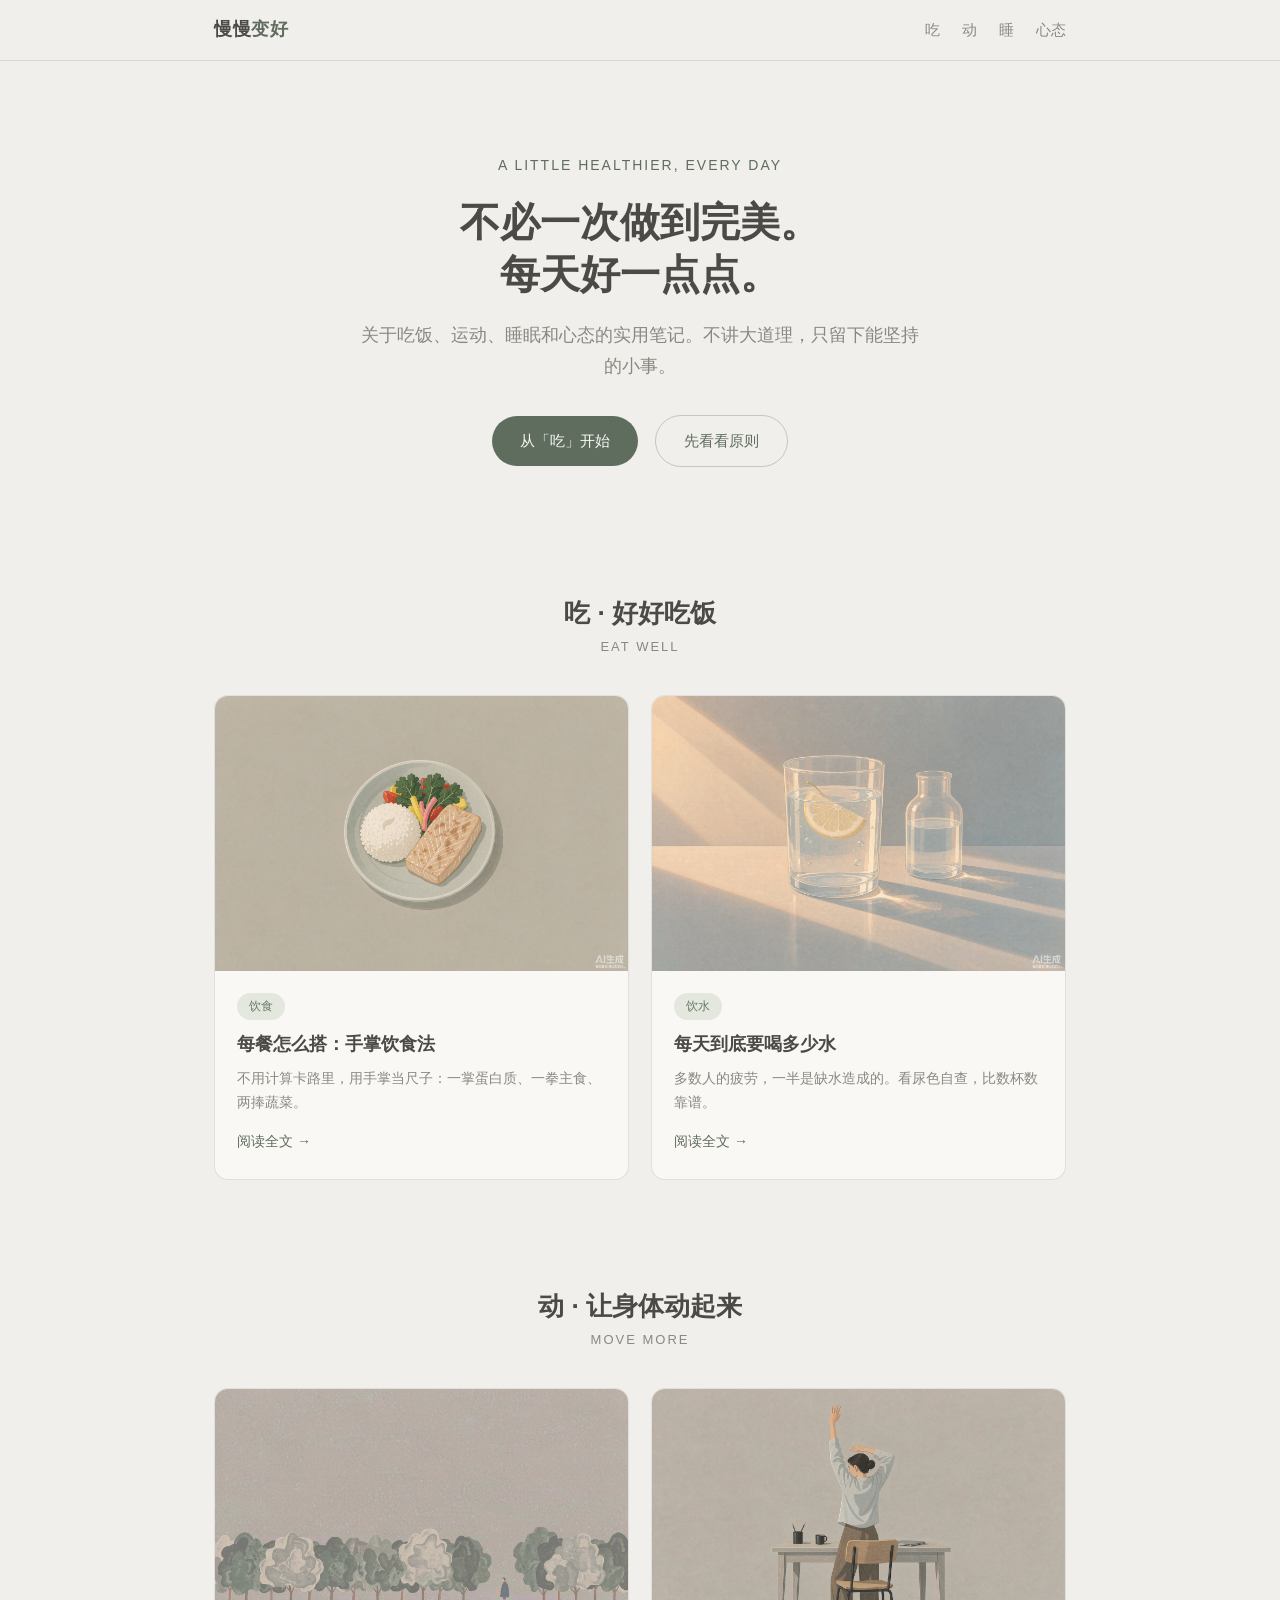
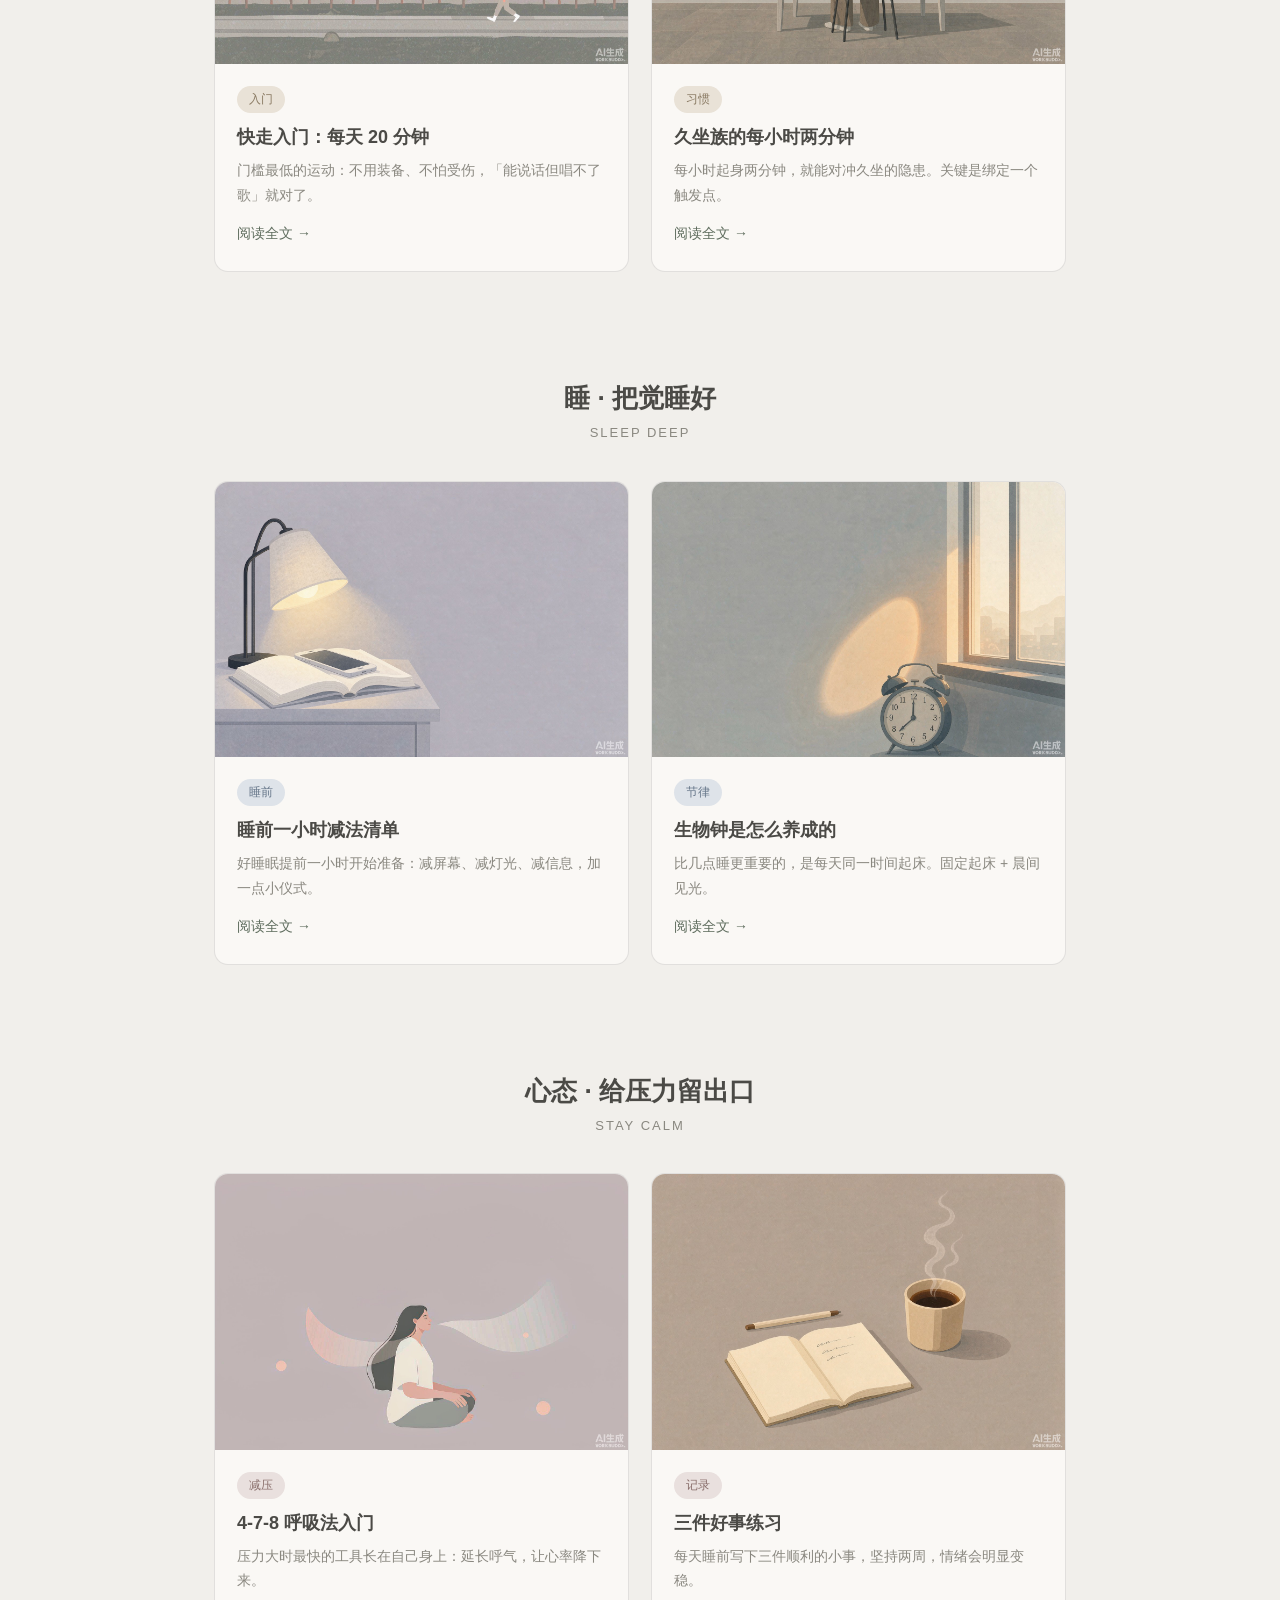
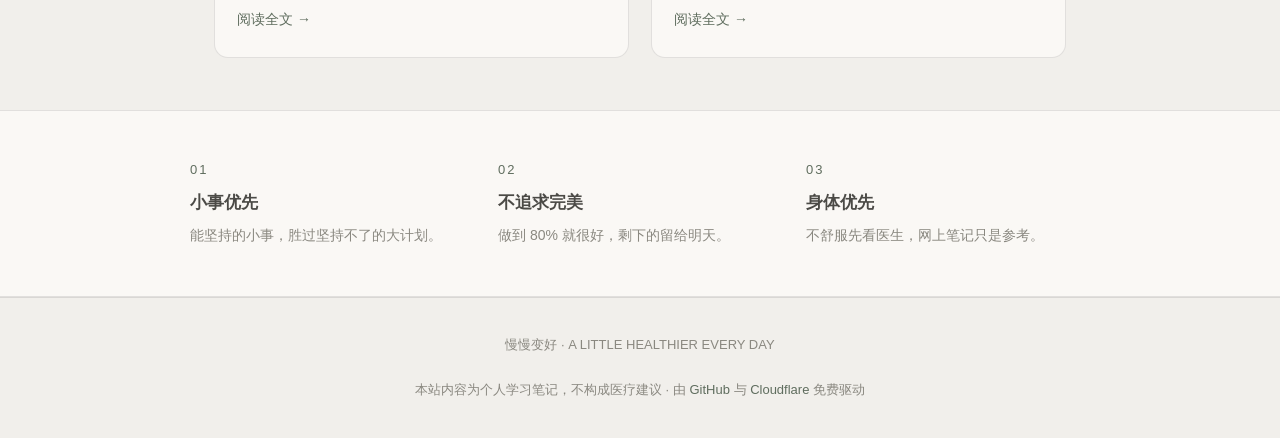
<file: index.html>
<!DOCTYPE html>
<html lang="zh-CN">
<head>
<meta charset="UTF-8">
<meta name="viewport" content="width=device-width, initial-scale=1.0">
<title>慢慢变好 · 健康生活知识库</title>
<meta name="description" content="关于吃、动、睡与心态的健康生活知识库。不必一次做到完美，每天一点点。">
<link rel="stylesheet" href="style.css">
</head>
<body>

<header class="site">
  <div class="wrap nav">
    <a class="logo" href="index.html">慢慢<span>变好</span></a>
    <nav class="nav-links">
      <a href="#eat">吃</a>
      <a href="#move">动</a>
      <a href="#sleep">睡</a>
      <a href="#mind">心态</a>
    </nav>
  </div>
</header>

<main>
  <div class="wrap hero">
    <div class="kicker">A LITTLE HEALTHIER, EVERY DAY</div>
    <h1>不必一次做到完美。<br>每天好一点点。</h1>
    <p>关于吃饭、运动、睡眠和心态的实用笔记。不讲大道理，只留下能坚持的小事。</p>
    <a class="btn" href="#eat">从「吃」开始</a>
    <a class="btn ghost" href="#principles">先看看原则</a>
  </div>

  <section class="block" id="eat">
    <div class="wrap">
      <div class="section-title">
        <h2>吃 · 好好吃饭</h2>
        <div class="en">EAT WELL</div>
      </div>
      <div class="cards">
        <div class="card">
          <a class="cover" href="eat-plate.html"><img src="cover-eat-plate.jpg" alt="手掌饮食法封面图"></a>
          <div class="body">
            <span class="tag t-eat">饮食</span>
            <h3>每餐怎么搭：手掌饮食法</h3>
            <p>不用计算卡路里，用手掌当尺子：一掌蛋白质、一拳主食、两捧蔬菜。</p>
            <a class="readmore" href="eat-plate.html">阅读全文 →</a>
          </div>
        </div>
        <div class="card">
          <a class="cover" href="eat-water.html"><img src="cover-eat-water.jpg" alt="喝水指南封面图"></a>
          <div class="body">
            <span class="tag t-eat">饮水</span>
            <h3>每天到底要喝多少水</h3>
            <p>多数人的疲劳，一半是缺水造成的。看尿色自查，比数杯数靠谱。</p>
            <a class="readmore" href="eat-water.html">阅读全文 →</a>
          </div>
        </div>
      </div>
    </div>
  </section>

  <section class="block" id="move">
    <div class="wrap">
      <div class="section-title">
        <h2>动 · 让身体动起来</h2>
        <div class="en">MOVE MORE</div>
      </div>
      <div class="cards">
        <div class="card">
          <a class="cover" href="move-walking.html"><img src="cover-move-walking.jpg" alt="快走入门封面图"></a>
          <div class="body">
            <span class="tag t-move">入门</span>
            <h3>快走入门：每天 20 分钟</h3>
            <p>门槛最低的运动：不用装备、不怕受伤，「能说话但唱不了歌」就对了。</p>
            <a class="readmore" href="move-walking.html">阅读全文 →</a>
          </div>
        </div>
        <div class="card">
          <a class="cover" href="move-breaks.html"><img src="cover-move-breaks.jpg" alt="久坐起身封面图"></a>
          <div class="body">
            <span class="tag t-move">习惯</span>
            <h3>久坐族的每小时两分钟</h3>
            <p>每小时起身两分钟，就能对冲久坐的隐患。关键是绑定一个触发点。</p>
            <a class="readmore" href="move-breaks.html">阅读全文 →</a>
          </div>
        </div>
      </div>
    </div>
  </section>

  <section class="block" id="sleep">
    <div class="wrap">
      <div class="section-title">
        <h2>睡 · 把觉睡好</h2>
        <div class="en">SLEEP DEEP</div>
      </div>
      <div class="cards">
        <div class="card">
          <a class="cover" href="sleep-routine.html"><img src="cover-sleep-routine.jpg" alt="睡前清单封面图"></a>
          <div class="body">
            <span class="tag t-sleep">睡前</span>
            <h3>睡前一小时减法清单</h3>
            <p>好睡眠提前一小时开始准备：减屏幕、减灯光、减信息，加一点小仪式。</p>
            <a class="readmore" href="sleep-routine.html">阅读全文 →</a>
          </div>
        </div>
        <div class="card">
          <a class="cover" href="sleep-rhythm.html"><img src="cover-sleep-rhythm.jpg" alt="生物钟封面图"></a>
          <div class="body">
            <span class="tag t-sleep">节律</span>
            <h3>生物钟是怎么养成的</h3>
            <p>比几点睡更重要的，是每天同一时间起床。固定起床 + 晨间见光。</p>
            <a class="readmore" href="sleep-rhythm.html">阅读全文 →</a>
          </div>
        </div>
      </div>
    </div>
  </section>

  <section class="block" id="mind">
    <div class="wrap">
      <div class="section-title">
        <h2>心态 · 给压力留出口</h2>
        <div class="en">STAY CALM</div>
      </div>
      <div class="cards">
        <div class="card">
          <a class="cover" href="mind-breathing.html"><img src="cover-mind-breathing.jpg" alt="呼吸练习封面图"></a>
          <div class="body">
            <span class="tag t-mind">减压</span>
            <h3>4-7-8 呼吸法入门</h3>
            <p>压力大时最快的工具长在自己身上：延长呼气，让心率降下来。</p>
            <a class="readmore" href="mind-breathing.html">阅读全文 →</a>
          </div>
        </div>
        <div class="card">
          <a class="cover" href="mind-journal.html"><img src="cover-mind-journal.jpg" alt="三件好事封面图"></a>
          <div class="body">
            <span class="tag t-mind">记录</span>
            <h3>三件好事练习</h3>
            <p>每天睡前写下三件顺利的小事，坚持两周，情绪会明显变稳。</p>
            <a class="readmore" href="mind-journal.html">阅读全文 →</a>
          </div>
        </div>
      </div>
    </div>
  </section>

  <section class="principles" id="principles">
    <div class="wrap grid">
      <div>
        <div class="num">01</div>
        <h3>小事优先</h3>
        <p>能坚持的小事，胜过坚持不了的大计划。</p>
      </div>
      <div>
        <div class="num">02</div>
        <h3>不追求完美</h3>
        <p>做到 80% 就很好，剩下的留给明天。</p>
      </div>
      <div>
        <div class="num">03</div>
        <h3>身体优先</h3>
        <p>不舒服先看医生，网上笔记只是参考。</p>
      </div>
    </div>
  </section>
</main>

<footer class="site">
  <div class="wrap">
    慢慢变好 · A LITTLE HEALTHIER EVERY DAY<br><br>
    本站内容为个人学习笔记，不构成医疗建议 · 由 <a href="https://github.com/" target="_blank">GitHub</a> 与 <a href="https://www.cloudflare.com/" target="_blank">Cloudflare</a> 免费驱动
  </div>
</footer>

</body>
</html>
</file>
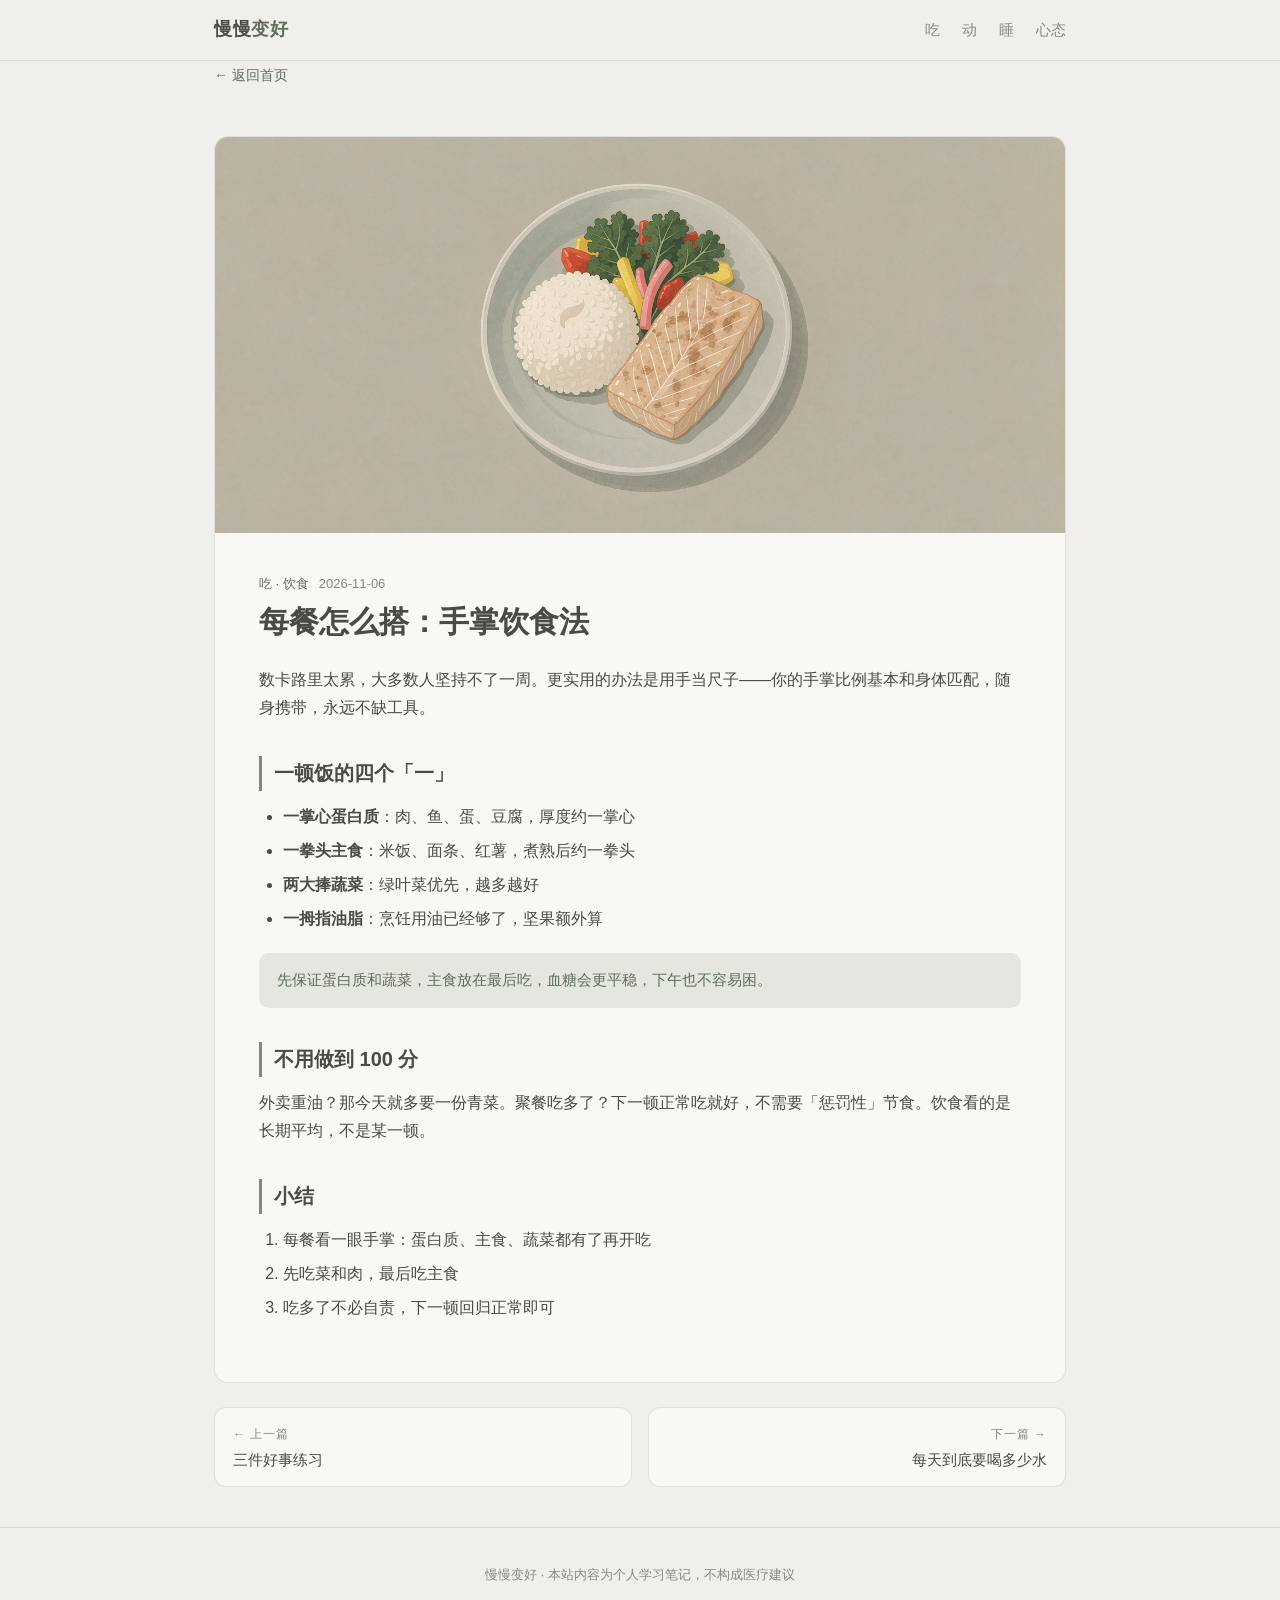
<file: eat-plate.html>
<!DOCTYPE html>
<html lang="zh-CN">
<head>
<meta charset="UTF-8">
<meta name="viewport" content="width=device-width, initial-scale=1.0">
<title>每餐怎么搭：手掌饮食法 · 慢慢变好</title>
<link rel="stylesheet" href="style.css">
</head>
<body>
<header class="site">
  <div class="wrap nav">
    <a class="logo" href="index.html">慢慢<span>变好</span></a>
    <nav class="nav-links">
      <a href="index.html#eat">吃</a>
      <a href="index.html#move">动</a>
      <a href="index.html#sleep">睡</a>
      <a href="index.html#mind">心态</a>
    </nav>
  </div>
</header>
<main class="wrap">
  <a class="back" href="index.html#eat">← 返回首页</a>
  <article class="article">
    <img class="cover" src="cover-eat-plate.jpg" alt="手掌饮食法封面图">
    <div class="inner">
    <div class="meta"><span class="cat">吃 · 饮食</span>2026-11-06</div>
    <h1>每餐怎么搭：手掌饮食法</h1>
    <p>数卡路里太累，大多数人坚持不了一周。更实用的办法是用手当尺子——你的手掌比例基本和身体匹配，随身携带，永远不缺工具。</p>
    <h2>一顿饭的四个「一」</h2>
    <ul>
      <li><strong>一掌心蛋白质</strong>：肉、鱼、蛋、豆腐，厚度约一掌心</li>
      <li><strong>一拳头主食</strong>：米饭、面条、红薯，煮熟后约一拳头</li>
      <li><strong>两大捧蔬菜</strong>：绿叶菜优先，越多越好</li>
      <li><strong>一拇指油脂</strong>：烹饪用油已经够了，坚果额外算</li>
    </ul>
    <blockquote>先保证蛋白质和蔬菜，主食放在最后吃，血糖会更平稳，下午也不容易困。</blockquote>
    <h2>不用做到 100 分</h2>
    <p>外卖重油？那今天就多要一份青菜。聚餐吃多了？下一顿正常吃就好，不需要「惩罚性」节食。饮食看的是长期平均，不是某一顿。</p>
    <h2>小结</h2>
    <ol>
      <li>每餐看一眼手掌：蛋白质、主食、蔬菜都有了再开吃</li>
      <li>先吃菜和肉，最后吃主食</li>
      <li>吃多了不必自责，下一顿回归正常即可</li>
    </ol>
  </div>
  </article>

  <nav class="pager">
    <a href="mind-journal.html"><span class="dir">← 上一篇</span><span class="ptitle">三件好事练习</span></a>
    <a class="next" href="eat-water.html"><span class="dir">下一篇 →</span><span class="ptitle">每天到底要喝多少水</span></a>
  </nav>
</main>
<footer class="site">
  <div class="wrap">慢慢变好 · 本站内容为个人学习笔记，不构成医疗建议</div>
</footer>

<div class="progress" id="progress"></div>
<script>
window.addEventListener("scroll", function() {
  var h = document.documentElement;
  var max = h.scrollHeight - h.clientHeight;
  var p = max > 0 ? (h.scrollTop / max) * 100 : 0;
  document.getElementById("progress").style.width = p + "%";
});
</script>
</body>
</html>
</file>
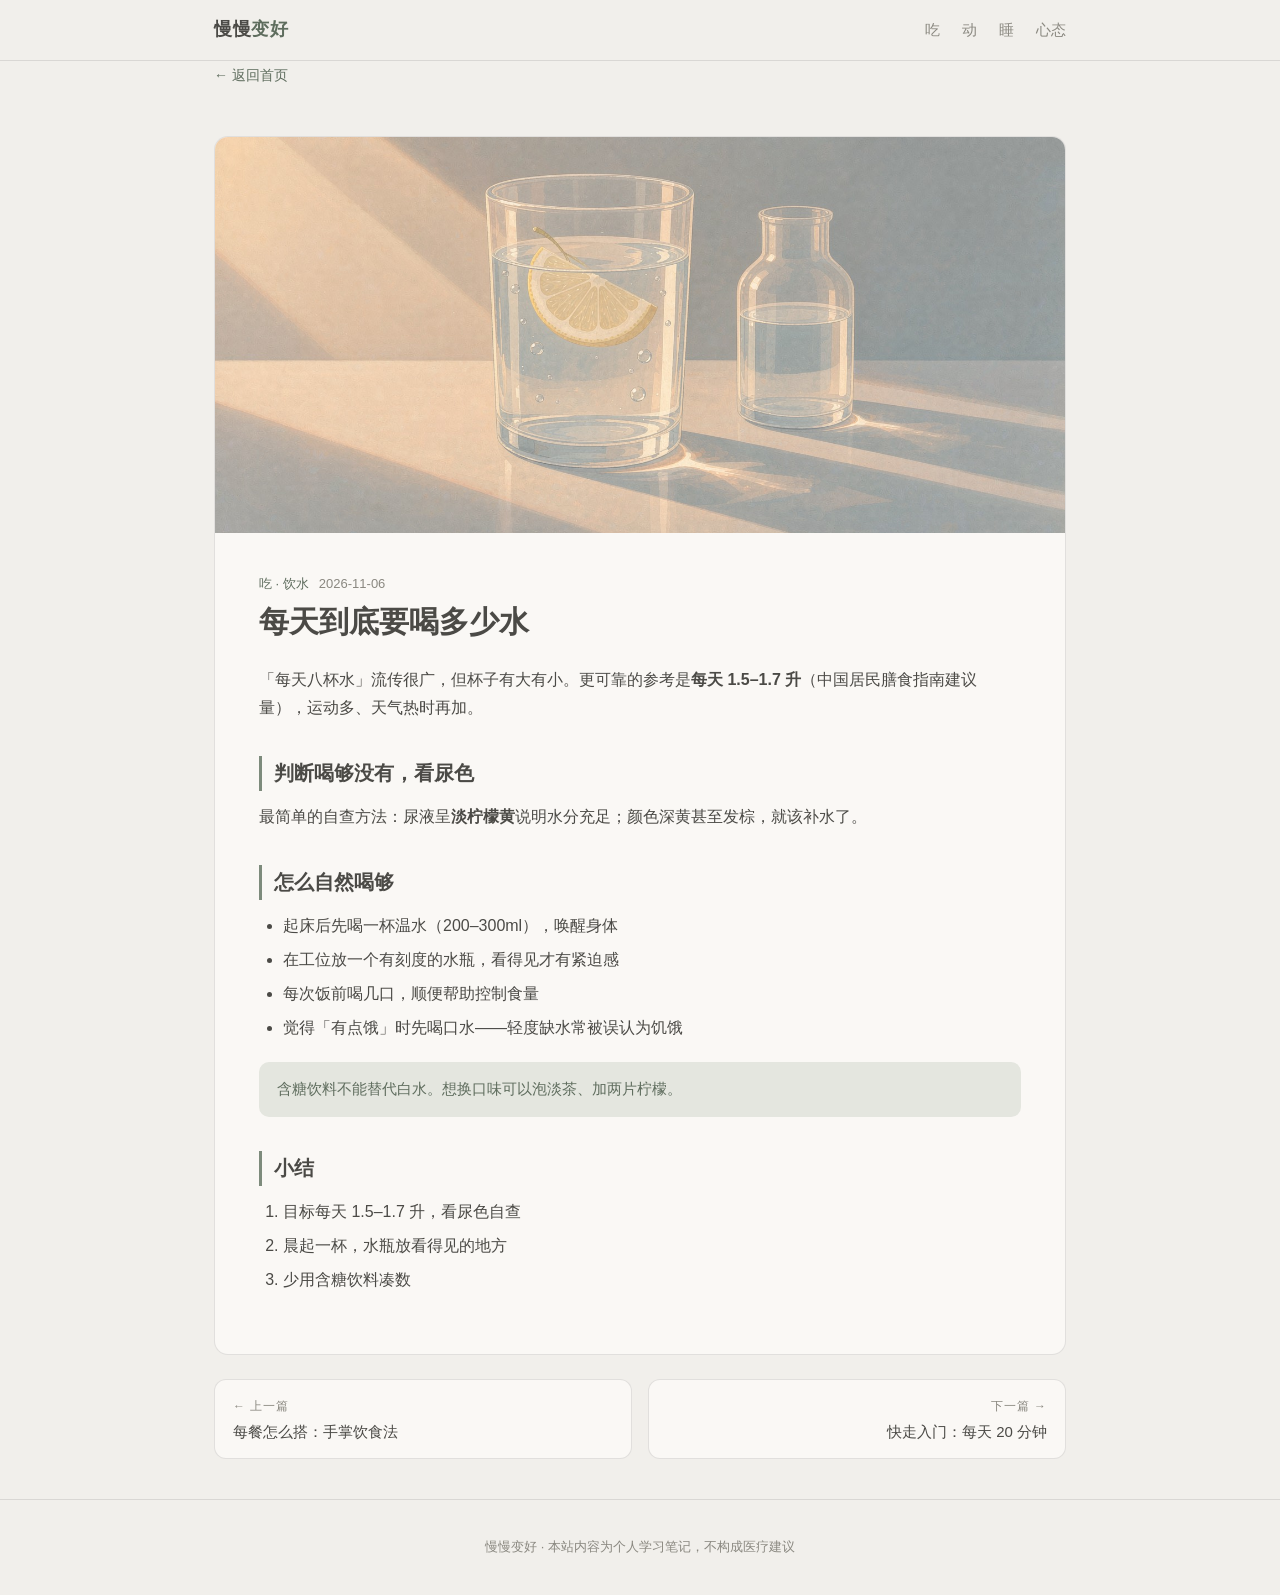
<file: eat-water.html>
<!DOCTYPE html>
<html lang="zh-CN">
<head>
<meta charset="UTF-8">
<meta name="viewport" content="width=device-width, initial-scale=1.0">
<title>每天到底要喝多少水 · 慢慢变好</title>
<link rel="stylesheet" href="style.css">
</head>
<body>
<header class="site">
  <div class="wrap nav">
    <a class="logo" href="index.html">慢慢<span>变好</span></a>
    <nav class="nav-links">
      <a href="index.html#eat">吃</a>
      <a href="index.html#move">动</a>
      <a href="index.html#sleep">睡</a>
      <a href="index.html#mind">心态</a>
    </nav>
  </div>
</header>
<main class="wrap">
  <a class="back" href="index.html#eat">← 返回首页</a>
  <article class="article">
    <img class="cover" src="cover-eat-water.jpg" alt="喝水指南封面图">
    <div class="inner">
    <div class="meta"><span class="cat">吃 · 饮水</span>2026-11-06</div>
    <h1>每天到底要喝多少水</h1>
    <p>「每天八杯水」流传很广，但杯子有大有小。更可靠的参考是<strong>每天 1.5–1.7 升</strong>（中国居民膳食指南建议量），运动多、天气热时再加。</p>
    <h2>判断喝够没有，看尿色</h2>
    <p>最简单的自查方法：尿液呈<strong>淡柠檬黄</strong>说明水分充足；颜色深黄甚至发棕，就该补水了。</p>
    <h2>怎么自然喝够</h2>
    <ul>
      <li>起床后先喝一杯温水（200–300ml），唤醒身体</li>
      <li>在工位放一个有刻度的水瓶，看得见才有紧迫感</li>
      <li>每次饭前喝几口，顺便帮助控制食量</li>
      <li>觉得「有点饿」时先喝口水——轻度缺水常被误认为饥饿</li>
    </ul>
    <blockquote>含糖饮料不能替代白水。想换口味可以泡淡茶、加两片柠檬。</blockquote>
    <h2>小结</h2>
    <ol>
      <li>目标每天 1.5–1.7 升，看尿色自查</li>
      <li>晨起一杯，水瓶放看得见的地方</li>
      <li>少用含糖饮料凑数</li>
    </ol>
  </div>
  </article>

  <nav class="pager">
    <a href="eat-plate.html"><span class="dir">← 上一篇</span><span class="ptitle">每餐怎么搭：手掌饮食法</span></a>
    <a class="next" href="move-walking.html"><span class="dir">下一篇 →</span><span class="ptitle">快走入门：每天 20 分钟</span></a>
  </nav>
</main>
<footer class="site">
  <div class="wrap">慢慢变好 · 本站内容为个人学习笔记，不构成医疗建议</div>
</footer>

<div class="progress" id="progress"></div>
<script>
window.addEventListener("scroll", function() {
  var h = document.documentElement;
  var max = h.scrollHeight - h.clientHeight;
  var p = max > 0 ? (h.scrollTop / max) * 100 : 0;
  document.getElementById("progress").style.width = p + "%";
});
</script>
</body>
</html>
</file>
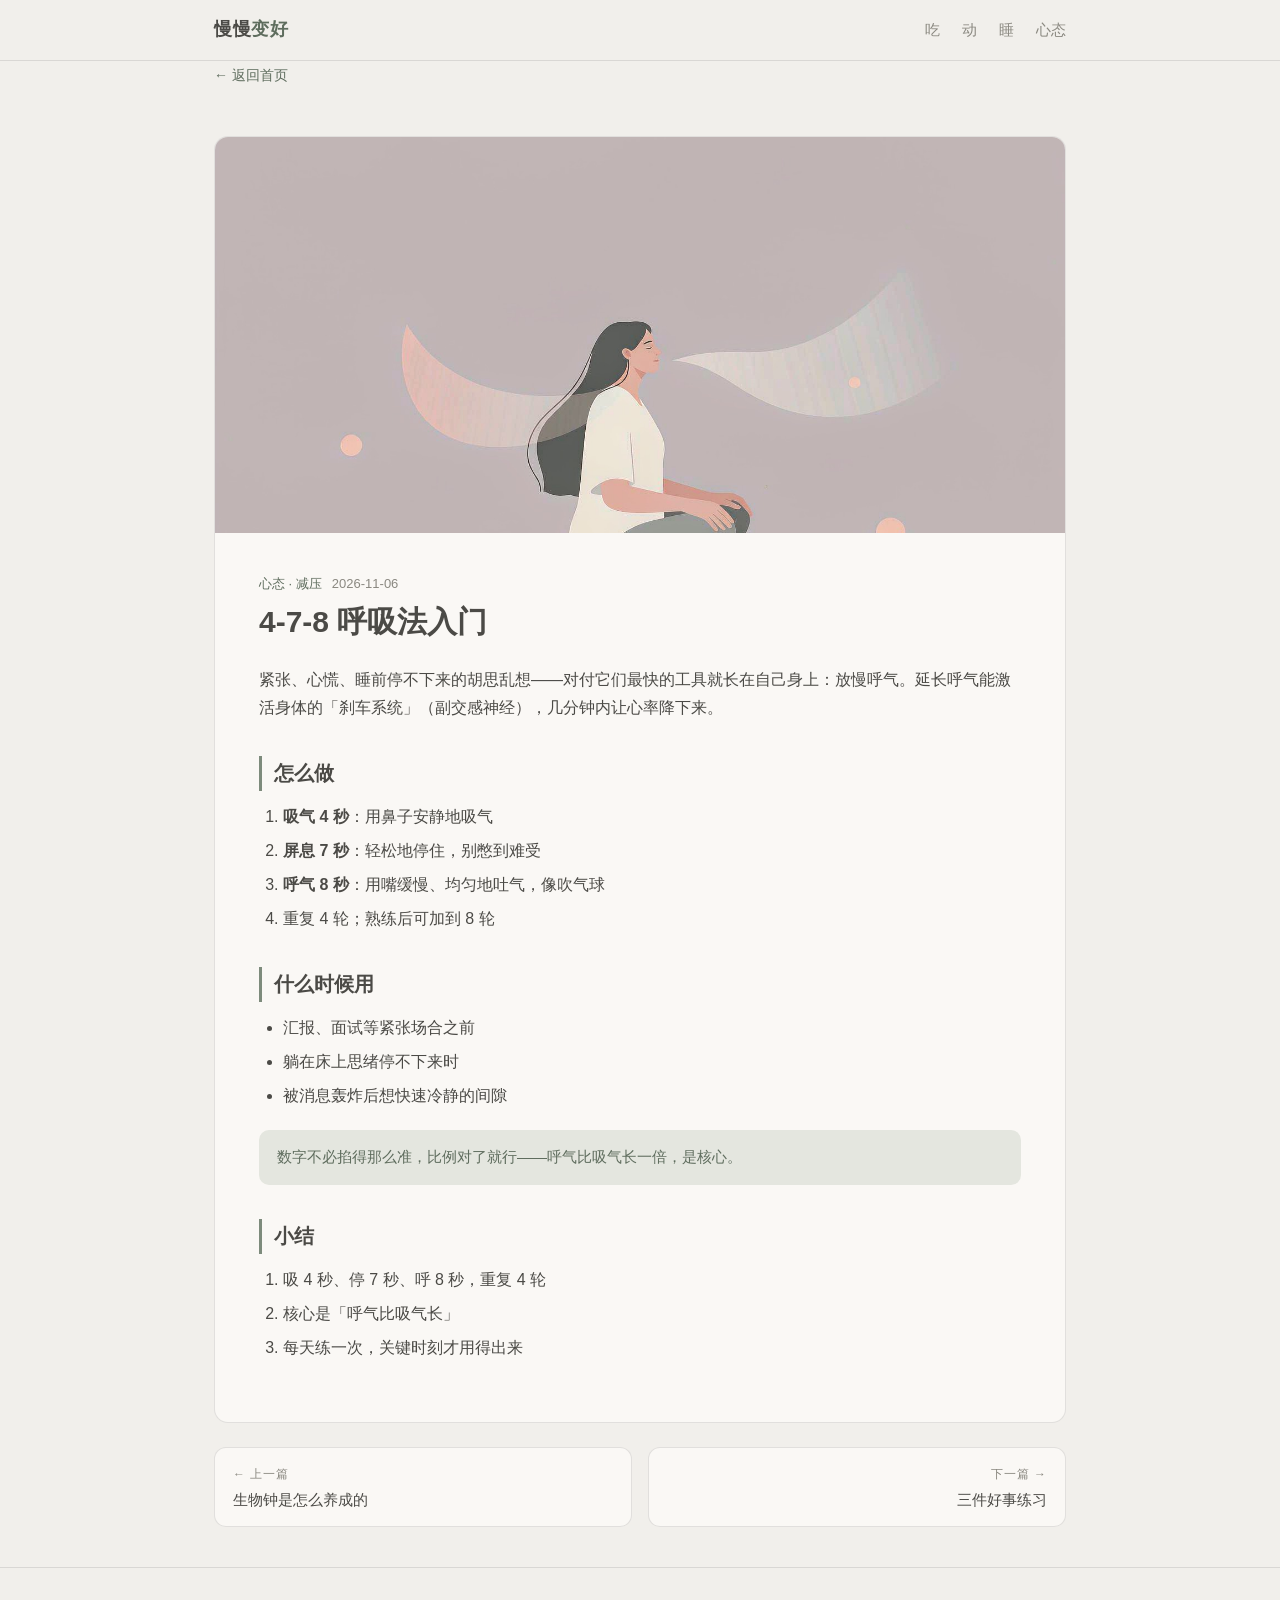
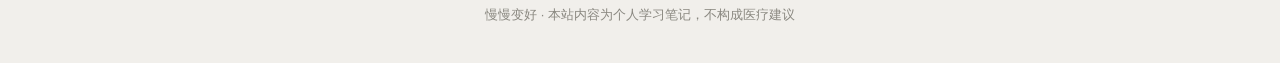
<file: mind-breathing.html>
<!DOCTYPE html>
<html lang="zh-CN">
<head>
<meta charset="UTF-8">
<meta name="viewport" content="width=device-width, initial-scale=1.0">
<title>4-7-8 呼吸法入门 · 慢慢变好</title>
<link rel="stylesheet" href="style.css">
</head>
<body>
<header class="site">
  <div class="wrap nav">
    <a class="logo" href="index.html">慢慢<span>变好</span></a>
    <nav class="nav-links">
      <a href="index.html#eat">吃</a>
      <a href="index.html#move">动</a>
      <a href="index.html#sleep">睡</a>
      <a href="index.html#mind">心态</a>
    </nav>
  </div>
</header>
<main class="wrap">
  <a class="back" href="index.html#mind">← 返回首页</a>
  <article class="article">
    <img class="cover" src="cover-mind-breathing.jpg" alt="呼吸练习封面图">
    <div class="inner">
    <div class="meta"><span class="cat">心态 · 减压</span>2026-11-06</div>
    <h1>4-7-8 呼吸法入门</h1>
    <p>紧张、心慌、睡前停不下来的胡思乱想——对付它们最快的工具就长在自己身上：放慢呼气。延长呼气能激活身体的「刹车系统」（副交感神经），几分钟内让心率降下来。</p>
    <h2>怎么做</h2>
    <ol>
      <li><strong>吸气 4 秒</strong>：用鼻子安静地吸气</li>
      <li><strong>屏息 7 秒</strong>：轻松地停住，别憋到难受</li>
      <li><strong>呼气 8 秒</strong>：用嘴缓慢、均匀地吐气，像吹气球</li>
      <li>重复 4 轮；熟练后可加到 8 轮</li>
    </ol>
    <h2>什么时候用</h2>
    <ul>
      <li>汇报、面试等紧张场合之前</li>
      <li>躺在床上思绪停不下来时</li>
      <li>被消息轰炸后想快速冷静的间隙</li>
    </ul>
    <blockquote>数字不必掐得那么准，比例对了就行——呼气比吸气长一倍，是核心。</blockquote>
    <h2>小结</h2>
    <ol>
      <li>吸 4 秒、停 7 秒、呼 8 秒，重复 4 轮</li>
      <li>核心是「呼气比吸气长」</li>
      <li>每天练一次，关键时刻才用得出来</li>
    </ol>
  </div>
  </article>

  <nav class="pager">
    <a href="sleep-rhythm.html"><span class="dir">← 上一篇</span><span class="ptitle">生物钟是怎么养成的</span></a>
    <a class="next" href="mind-journal.html"><span class="dir">下一篇 →</span><span class="ptitle">三件好事练习</span></a>
  </nav>
</main>
<footer class="site">
  <div class="wrap">慢慢变好 · 本站内容为个人学习笔记，不构成医疗建议</div>
</footer>

<div class="progress" id="progress"></div>
<script>
window.addEventListener("scroll", function() {
  var h = document.documentElement;
  var max = h.scrollHeight - h.clientHeight;
  var p = max > 0 ? (h.scrollTop / max) * 100 : 0;
  document.getElementById("progress").style.width = p + "%";
});
</script>
</body>
</html>
</file>
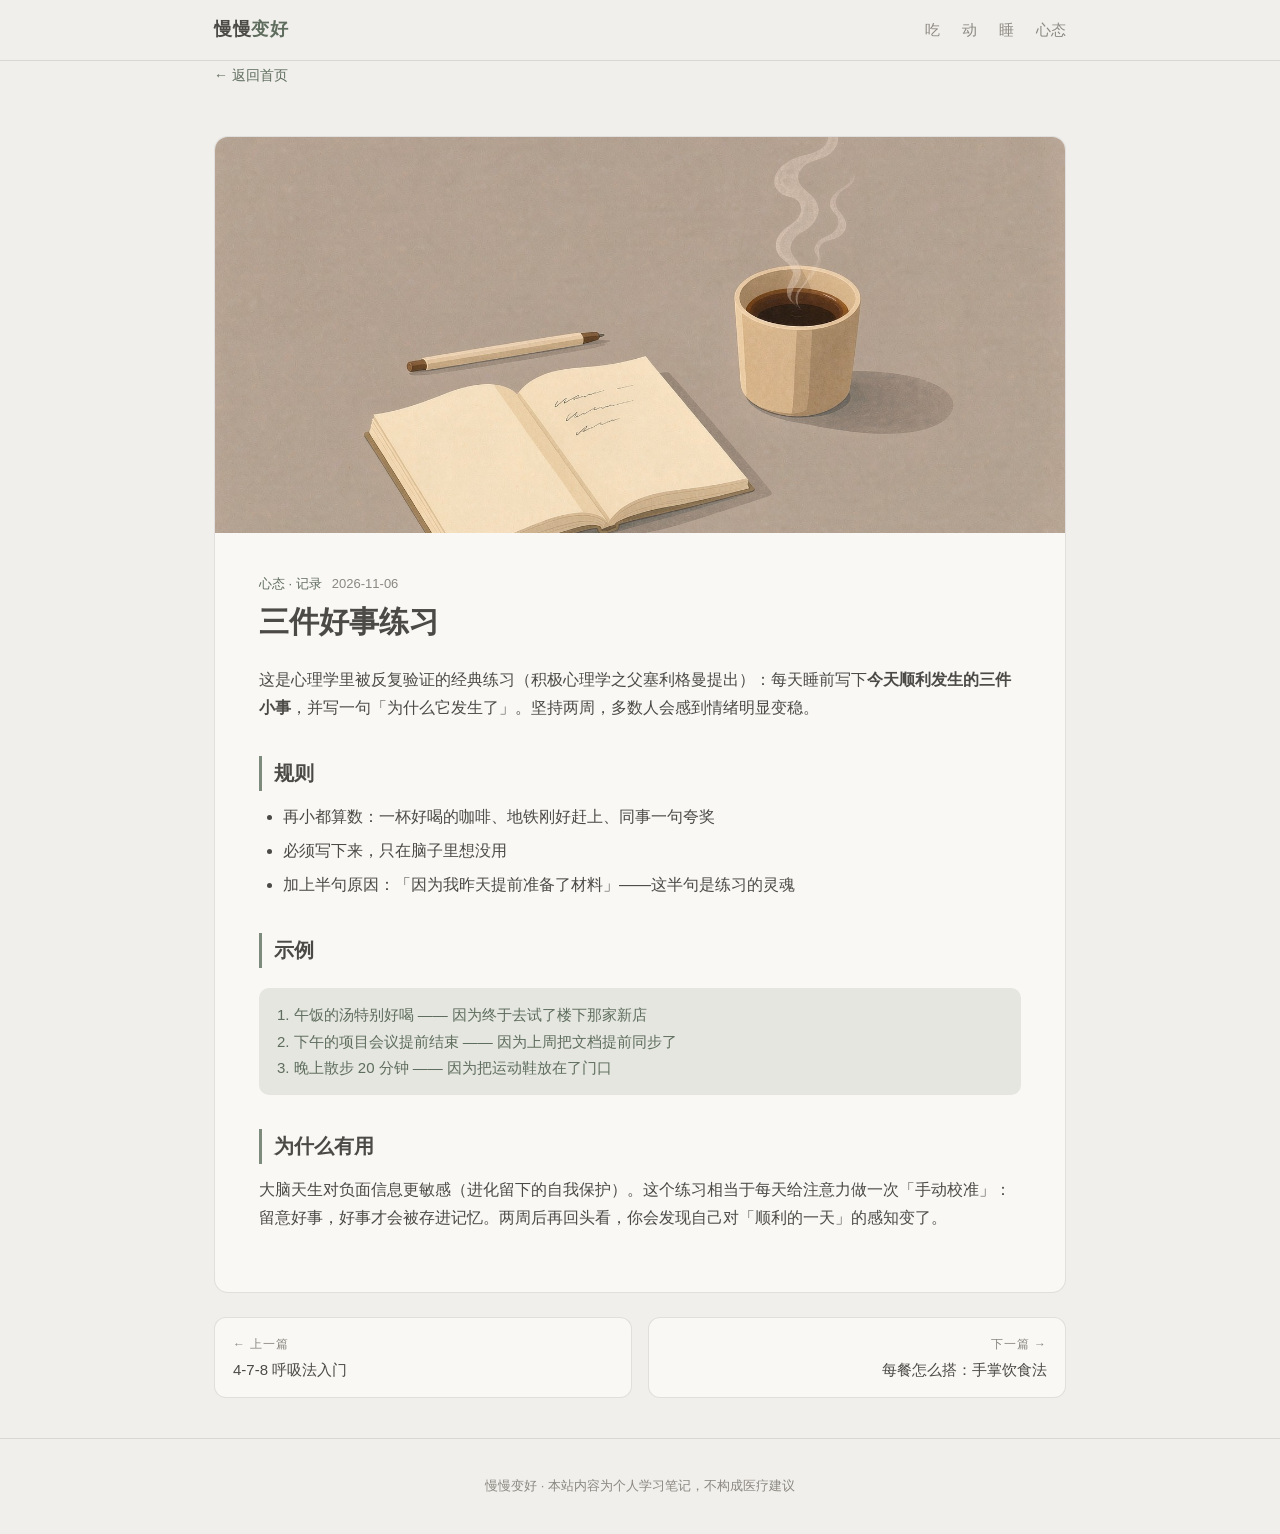
<file: mind-journal.html>
<!DOCTYPE html>
<html lang="zh-CN">
<head>
<meta charset="UTF-8">
<meta name="viewport" content="width=device-width, initial-scale=1.0">
<title>三件好事练习 · 慢慢变好</title>
<link rel="stylesheet" href="style.css">
</head>
<body>
<header class="site">
  <div class="wrap nav">
    <a class="logo" href="index.html">慢慢<span>变好</span></a>
    <nav class="nav-links">
      <a href="index.html#eat">吃</a>
      <a href="index.html#move">动</a>
      <a href="index.html#sleep">睡</a>
      <a href="index.html#mind">心态</a>
    </nav>
  </div>
</header>
<main class="wrap">
  <a class="back" href="index.html#mind">← 返回首页</a>
  <article class="article">
    <img class="cover" src="cover-mind-journal.jpg" alt="三件好事封面图">
    <div class="inner">
    <div class="meta"><span class="cat">心态 · 记录</span>2026-11-06</div>
    <h1>三件好事练习</h1>
    <p>这是心理学里被反复验证的经典练习（积极心理学之父塞利格曼提出）：每天睡前写下<strong>今天顺利发生的三件小事</strong>，并写一句「为什么它发生了」。坚持两周，多数人会感到情绪明显变稳。</p>
    <h2>规则</h2>
    <ul>
      <li>再小都算数：一杯好喝的咖啡、地铁刚好赶上、同事一句夸奖</li>
      <li>必须写下来，只在脑子里想没用</li>
      <li>加上半句原因：「因为我昨天提前准备了材料」——这半句是练习的灵魂</li>
    </ul>
    <h2>示例</h2>
    <blockquote>
      1. 午饭的汤特别好喝 —— 因为终于去试了楼下那家新店<br>
      2. 下午的项目会议提前结束 —— 因为上周把文档提前同步了<br>
      3. 晚上散步 20 分钟 —— 因为把运动鞋放在了门口
    </blockquote>
    <h2>为什么有用</h2>
    <p>大脑天生对负面信息更敏感（进化留下的自我保护）。这个练习相当于每天给注意力做一次「手动校准」：留意好事，好事才会被存进记忆。两周后再回头看，你会发现自己对「顺利的一天」的感知变了。</p>
  </div>
  </article>

  <nav class="pager">
    <a href="mind-breathing.html"><span class="dir">← 上一篇</span><span class="ptitle">4-7-8 呼吸法入门</span></a>
    <a class="next" href="eat-plate.html"><span class="dir">下一篇 →</span><span class="ptitle">每餐怎么搭：手掌饮食法</span></a>
  </nav>
</main>
<footer class="site">
  <div class="wrap">慢慢变好 · 本站内容为个人学习笔记，不构成医疗建议</div>
</footer>

<div class="progress" id="progress"></div>
<script>
window.addEventListener("scroll", function() {
  var h = document.documentElement;
  var max = h.scrollHeight - h.clientHeight;
  var p = max > 0 ? (h.scrollTop / max) * 100 : 0;
  document.getElementById("progress").style.width = p + "%";
});
</script>
</body>
</html>
</file>
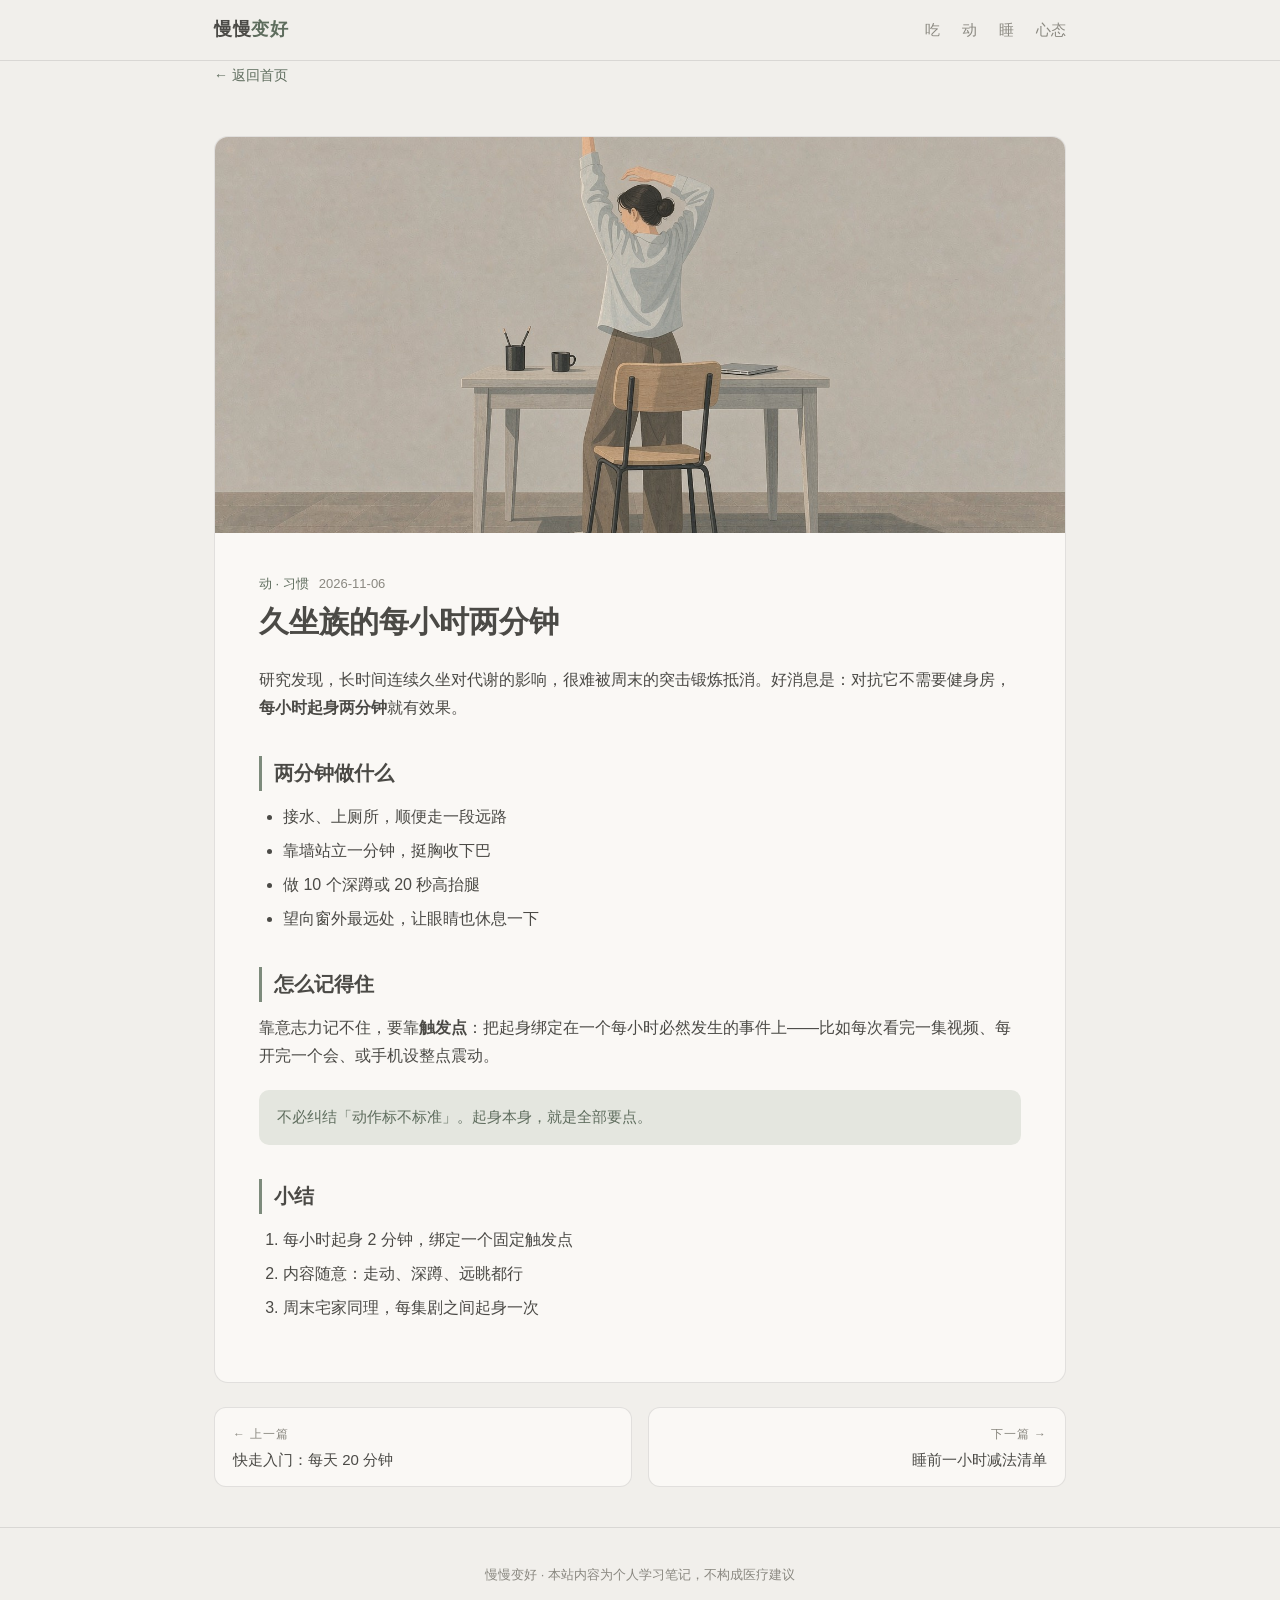
<file: move-breaks.html>
<!DOCTYPE html>
<html lang="zh-CN">
<head>
<meta charset="UTF-8">
<meta name="viewport" content="width=device-width, initial-scale=1.0">
<title>久坐族的每小时两分钟 · 慢慢变好</title>
<link rel="stylesheet" href="style.css">
</head>
<body>
<header class="site">
  <div class="wrap nav">
    <a class="logo" href="index.html">慢慢<span>变好</span></a>
    <nav class="nav-links">
      <a href="index.html#eat">吃</a>
      <a href="index.html#move">动</a>
      <a href="index.html#sleep">睡</a>
      <a href="index.html#mind">心态</a>
    </nav>
  </div>
</header>
<main class="wrap">
  <a class="back" href="index.html#move">← 返回首页</a>
  <article class="article">
    <img class="cover" src="cover-move-breaks.jpg" alt="久坐起身封面图">
    <div class="inner">
    <div class="meta"><span class="cat">动 · 习惯</span>2026-11-06</div>
    <h1>久坐族的每小时两分钟</h1>
    <p>研究发现，长时间连续久坐对代谢的影响，很难被周末的突击锻炼抵消。好消息是：对抗它不需要健身房，<strong>每小时起身两分钟</strong>就有效果。</p>
    <h2>两分钟做什么</h2>
    <ul>
      <li>接水、上厕所，顺便走一段远路</li>
      <li>靠墙站立一分钟，挺胸收下巴</li>
      <li>做 10 个深蹲或 20 秒高抬腿</li>
      <li>望向窗外最远处，让眼睛也休息一下</li>
    </ul>
    <h2>怎么记得住</h2>
    <p>靠意志力记不住，要靠<strong>触发点</strong>：把起身绑定在一个每小时必然发生的事件上——比如每次看完一集视频、每开完一个会、或手机设整点震动。</p>
    <blockquote>不必纠结「动作标不标准」。起身本身，就是全部要点。</blockquote>
    <h2>小结</h2>
    <ol>
      <li>每小时起身 2 分钟，绑定一个固定触发点</li>
      <li>内容随意：走动、深蹲、远眺都行</li>
      <li>周末宅家同理，每集剧之间起身一次</li>
    </ol>
  </div>
  </article>

  <nav class="pager">
    <a href="move-walking.html"><span class="dir">← 上一篇</span><span class="ptitle">快走入门：每天 20 分钟</span></a>
    <a class="next" href="sleep-routine.html"><span class="dir">下一篇 →</span><span class="ptitle">睡前一小时减法清单</span></a>
  </nav>
</main>
<footer class="site">
  <div class="wrap">慢慢变好 · 本站内容为个人学习笔记，不构成医疗建议</div>
</footer>

<div class="progress" id="progress"></div>
<script>
window.addEventListener("scroll", function() {
  var h = document.documentElement;
  var max = h.scrollHeight - h.clientHeight;
  var p = max > 0 ? (h.scrollTop / max) * 100 : 0;
  document.getElementById("progress").style.width = p + "%";
});
</script>
</body>
</html>
</file>
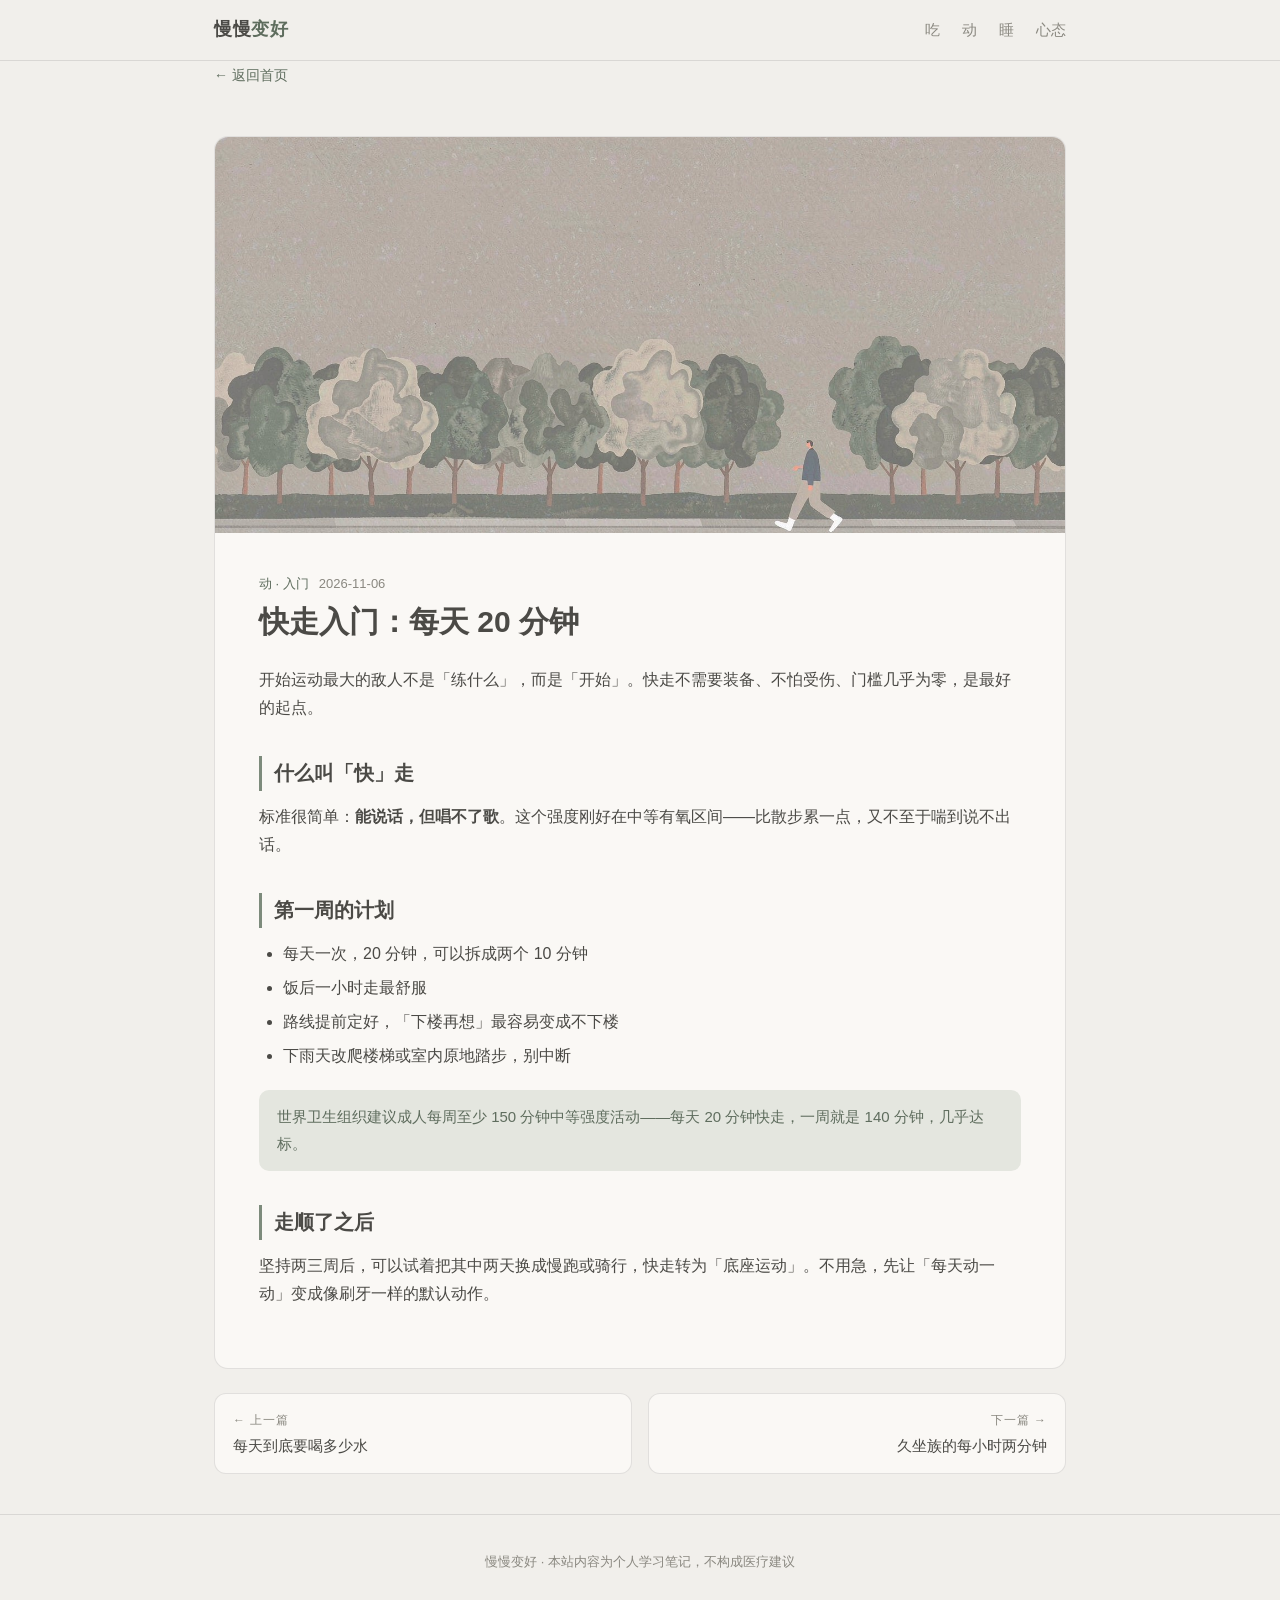
<file: move-walking.html>
<!DOCTYPE html>
<html lang="zh-CN">
<head>
<meta charset="UTF-8">
<meta name="viewport" content="width=device-width, initial-scale=1.0">
<title>快走入门：每天 20 分钟 · 慢慢变好</title>
<link rel="stylesheet" href="style.css">
</head>
<body>
<header class="site">
  <div class="wrap nav">
    <a class="logo" href="index.html">慢慢<span>变好</span></a>
    <nav class="nav-links">
      <a href="index.html#eat">吃</a>
      <a href="index.html#move">动</a>
      <a href="index.html#sleep">睡</a>
      <a href="index.html#mind">心态</a>
    </nav>
  </div>
</header>
<main class="wrap">
  <a class="back" href="index.html#move">← 返回首页</a>
  <article class="article">
    <img class="cover" src="cover-move-walking.jpg" alt="快走入门封面图">
    <div class="inner">
    <div class="meta"><span class="cat">动 · 入门</span>2026-11-06</div>
    <h1>快走入门：每天 20 分钟</h1>
    <p>开始运动最大的敌人不是「练什么」，而是「开始」。快走不需要装备、不怕受伤、门槛几乎为零，是最好的起点。</p>
    <h2>什么叫「快」走</h2>
    <p>标准很简单：<strong>能说话，但唱不了歌</strong>。这个强度刚好在中等有氧区间——比散步累一点，又不至于喘到说不出话。</p>
    <h2>第一周的计划</h2>
    <ul>
      <li>每天一次，20 分钟，可以拆成两个 10 分钟</li>
      <li>饭后一小时走最舒服</li>
      <li>路线提前定好，「下楼再想」最容易变成不下楼</li>
      <li>下雨天改爬楼梯或室内原地踏步，别中断</li>
    </ul>
    <blockquote>世界卫生组织建议成人每周至少 150 分钟中等强度活动——每天 20 分钟快走，一周就是 140 分钟，几乎达标。</blockquote>
    <h2>走顺了之后</h2>
    <p>坚持两三周后，可以试着把其中两天换成慢跑或骑行，快走转为「底座运动」。不用急，先让「每天动一动」变成像刷牙一样的默认动作。</p>
  </div>
  </article>

  <nav class="pager">
    <a href="eat-water.html"><span class="dir">← 上一篇</span><span class="ptitle">每天到底要喝多少水</span></a>
    <a class="next" href="move-breaks.html"><span class="dir">下一篇 →</span><span class="ptitle">久坐族的每小时两分钟</span></a>
  </nav>
</main>
<footer class="site">
  <div class="wrap">慢慢变好 · 本站内容为个人学习笔记，不构成医疗建议</div>
</footer>

<div class="progress" id="progress"></div>
<script>
window.addEventListener("scroll", function() {
  var h = document.documentElement;
  var max = h.scrollHeight - h.clientHeight;
  var p = max > 0 ? (h.scrollTop / max) * 100 : 0;
  document.getElementById("progress").style.width = p + "%";
});
</script>
</body>
</html>
</file>
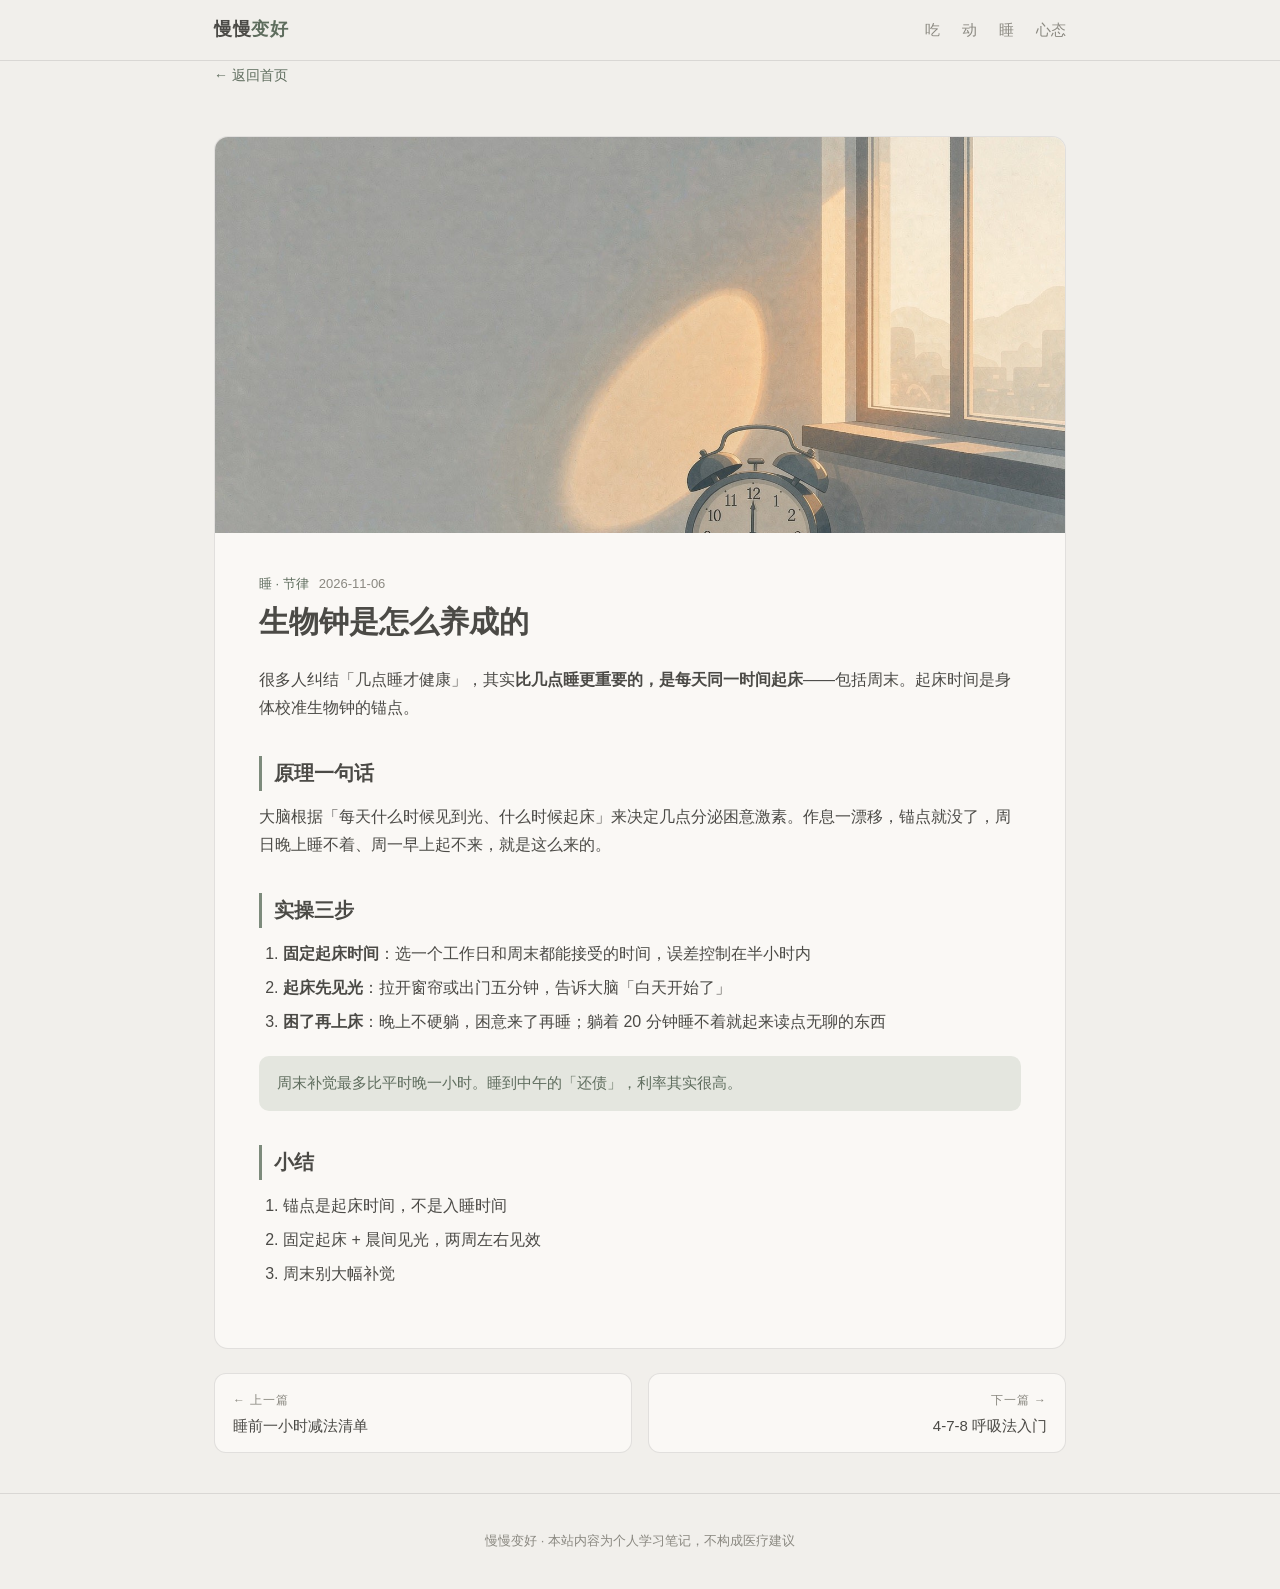
<file: sleep-rhythm.html>
<!DOCTYPE html>
<html lang="zh-CN">
<head>
<meta charset="UTF-8">
<meta name="viewport" content="width=device-width, initial-scale=1.0">
<title>生物钟是怎么养成的 · 慢慢变好</title>
<link rel="stylesheet" href="style.css">
</head>
<body>
<header class="site">
  <div class="wrap nav">
    <a class="logo" href="index.html">慢慢<span>变好</span></a>
    <nav class="nav-links">
      <a href="index.html#eat">吃</a>
      <a href="index.html#move">动</a>
      <a href="index.html#sleep">睡</a>
      <a href="index.html#mind">心态</a>
    </nav>
  </div>
</header>
<main class="wrap">
  <a class="back" href="index.html#sleep">← 返回首页</a>
  <article class="article">
    <img class="cover" src="cover-sleep-rhythm.jpg" alt="生物钟封面图">
    <div class="inner">
    <div class="meta"><span class="cat">睡 · 节律</span>2026-11-06</div>
    <h1>生物钟是怎么养成的</h1>
    <p>很多人纠结「几点睡才健康」，其实<strong>比几点睡更重要的，是每天同一时间起床</strong>——包括周末。起床时间是身体校准生物钟的锚点。</p>
    <h2>原理一句话</h2>
    <p>大脑根据「每天什么时候见到光、什么时候起床」来决定几点分泌困意激素。作息一漂移，锚点就没了，周日晚上睡不着、周一早上起不来，就是这么来的。</p>
    <h2>实操三步</h2>
    <ol>
      <li><strong>固定起床时间</strong>：选一个工作日和周末都能接受的时间，误差控制在半小时内</li>
      <li><strong>起床先见光</strong>：拉开窗帘或出门五分钟，告诉大脑「白天开始了」</li>
      <li><strong>困了再上床</strong>：晚上不硬躺，困意来了再睡；躺着 20 分钟睡不着就起来读点无聊的东西</li>
    </ol>
    <blockquote>周末补觉最多比平时晚一小时。睡到中午的「还债」，利率其实很高。</blockquote>
    <h2>小结</h2>
    <ol>
      <li>锚点是起床时间，不是入睡时间</li>
      <li>固定起床 + 晨间见光，两周左右见效</li>
      <li>周末别大幅补觉</li>
    </ol>
  </div>
  </article>

  <nav class="pager">
    <a href="sleep-routine.html"><span class="dir">← 上一篇</span><span class="ptitle">睡前一小时减法清单</span></a>
    <a class="next" href="mind-breathing.html"><span class="dir">下一篇 →</span><span class="ptitle">4-7-8 呼吸法入门</span></a>
  </nav>
</main>
<footer class="site">
  <div class="wrap">慢慢变好 · 本站内容为个人学习笔记，不构成医疗建议</div>
</footer>

<div class="progress" id="progress"></div>
<script>
window.addEventListener("scroll", function() {
  var h = document.documentElement;
  var max = h.scrollHeight - h.clientHeight;
  var p = max > 0 ? (h.scrollTop / max) * 100 : 0;
  document.getElementById("progress").style.width = p + "%";
});
</script>
</body>
</html>
</file>
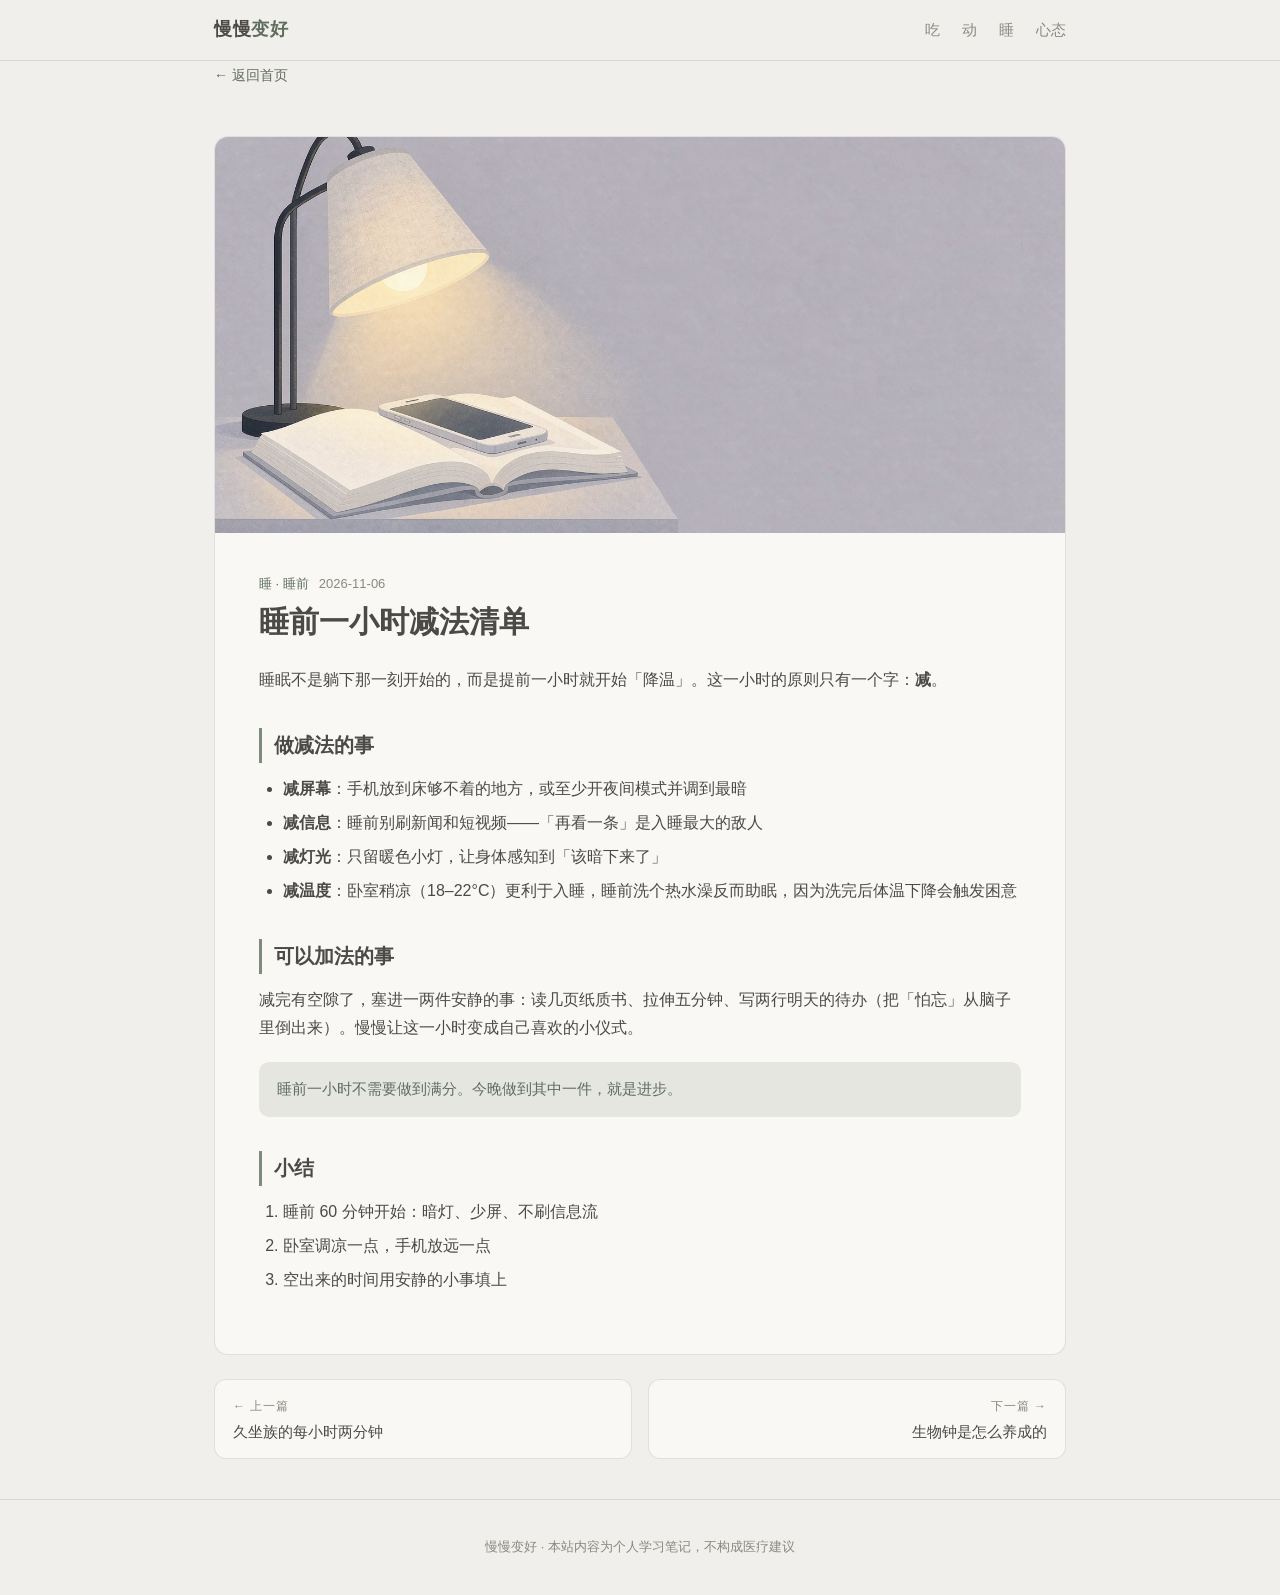
<file: sleep-routine.html>
<!DOCTYPE html>
<html lang="zh-CN">
<head>
<meta charset="UTF-8">
<meta name="viewport" content="width=device-width, initial-scale=1.0">
<title>睡前一小时减法清单 · 慢慢变好</title>
<link rel="stylesheet" href="style.css">
</head>
<body>
<header class="site">
  <div class="wrap nav">
    <a class="logo" href="index.html">慢慢<span>变好</span></a>
    <nav class="nav-links">
      <a href="index.html#eat">吃</a>
      <a href="index.html#move">动</a>
      <a href="index.html#sleep">睡</a>
      <a href="index.html#mind">心态</a>
    </nav>
  </div>
</header>
<main class="wrap">
  <a class="back" href="index.html#sleep">← 返回首页</a>
  <article class="article">
    <img class="cover" src="cover-sleep-routine.jpg" alt="睡前清单封面图">
    <div class="inner">
    <div class="meta"><span class="cat">睡 · 睡前</span>2026-11-06</div>
    <h1>睡前一小时减法清单</h1>
    <p>睡眠不是躺下那一刻开始的，而是提前一小时就开始「降温」。这一小时的原则只有一个字：<strong>减</strong>。</p>
    <h2>做减法的事</h2>
    <ul>
      <li><strong>减屏幕</strong>：手机放到床够不着的地方，或至少开夜间模式并调到最暗</li>
      <li><strong>减信息</strong>：睡前别刷新闻和短视频——「再看一条」是入睡最大的敌人</li>
      <li><strong>减灯光</strong>：只留暖色小灯，让身体感知到「该暗下来了」</li>
      <li><strong>减温度</strong>：卧室稍凉（18–22°C）更利于入睡，睡前洗个热水澡反而助眠，因为洗完后体温下降会触发困意</li>
    </ul>
    <h2>可以加法的事</h2>
    <p>减完有空隙了，塞进一两件安静的事：读几页纸质书、拉伸五分钟、写两行明天的待办（把「怕忘」从脑子里倒出来）。慢慢让这一小时变成自己喜欢的小仪式。</p>
    <blockquote>睡前一小时不需要做到满分。今晚做到其中一件，就是进步。</blockquote>
    <h2>小结</h2>
    <ol>
      <li>睡前 60 分钟开始：暗灯、少屏、不刷信息流</li>
      <li>卧室调凉一点，手机放远一点</li>
      <li>空出来的时间用安静的小事填上</li>
    </ol>
  </div>
  </article>

  <nav class="pager">
    <a href="move-breaks.html"><span class="dir">← 上一篇</span><span class="ptitle">久坐族的每小时两分钟</span></a>
    <a class="next" href="sleep-rhythm.html"><span class="dir">下一篇 →</span><span class="ptitle">生物钟是怎么养成的</span></a>
  </nav>
</main>
<footer class="site">
  <div class="wrap">慢慢变好 · 本站内容为个人学习笔记，不构成医疗建议</div>
</footer>

<div class="progress" id="progress"></div>
<script>
window.addEventListener("scroll", function() {
  var h = document.documentElement;
  var max = h.scrollHeight - h.clientHeight;
  var p = max > 0 ? (h.scrollTop / max) * 100 : 0;
  document.getElementById("progress").style.width = p + "%";
});
</script>
</body>
</html>
</file>
<file: style.css>
:root {
  --bg: #f1efeb;
  --surface: #faf8f5;
  --ink: #4b4a46;
  --muted: #8a8880;
  --accent: #7d8b7c;
  --accent-deep: #5f6d5e;
  --accent-soft: #e4e6df;
  --accent-border: #c2c9b8;
  --border: rgba(75, 74, 70, 0.14);
  --radius: 14px;
  --maxw: 900px;
}

* { margin: 0; padding: 0; box-sizing: border-box; }

html { scroll-behavior: smooth; }

body {
  font-family: -apple-system, BlinkMacSystemFont, "PingFang SC", "Hiragino Sans GB", "Microsoft YaHei", sans-serif;
  background: var(--bg);
  color: var(--ink);
  line-height: 1.75;
  font-size: 16px;
}

.wrap { max-width: var(--maxw); margin: 0 auto; padding: 0 24px; }

/* ---------- 阅读进度条 ---------- */
.progress {
  position: fixed;
  top: 0;
  left: 0;
  height: 3px;
  width: 0;
  background: var(--accent);
  z-index: 100;
  transition: width 0.08s linear;
}

/* ---------- 顶部导航 ---------- */
header.site {
  position: sticky;
  top: 0;
  background: rgba(241, 239, 235, 0.92);
  backdrop-filter: blur(8px);
  border-bottom: 1px solid var(--border);
  z-index: 10;
}
.nav {
  display: flex;
  align-items: center;
  justify-content: space-between;
  height: 60px;
}
.logo {
  font-weight: 600;
  font-size: 18px;
  color: var(--ink);
  text-decoration: none;
  letter-spacing: 0.5px;
}
.logo span { color: var(--accent-deep); }
.nav-links { display: flex; gap: 22px; }
.nav-links a {
  color: var(--muted);
  text-decoration: none;
  font-size: 15px;
}
.nav-links a:hover { color: var(--accent-deep); }

/* ---------- Hero ---------- */
.hero { padding: 92px 0 72px; text-align: center; }
.hero .kicker {
  color: var(--accent-deep);
  font-size: 14px;
  letter-spacing: 2px;
  margin-bottom: 18px;
}
.hero h1 {
  font-size: 40px;
  font-weight: 600;
  line-height: 1.3;
  margin-bottom: 20px;
}
.hero p {
  color: var(--muted);
  font-size: 18px;
  max-width: 560px;
  margin: 0 auto 32px;
}
.btn {
  display: inline-block;
  background: var(--accent-deep);
  color: #faf8f5;
  padding: 12px 28px;
  border-radius: 999px;
  text-decoration: none;
  font-size: 15px;
  margin: 0 6px;
}
.btn.ghost {
  background: transparent;
  color: var(--accent-deep);
  border: 1px solid var(--accent-border);
}
.btn:hover { opacity: 0.88; }

/* ---------- 分区标题 ---------- */
section.block { padding: 52px 0; }
.section-title { text-align: center; margin-bottom: 8px; }
.section-title h2 { font-size: 26px; font-weight: 600; }
.section-title .en {
  color: var(--muted);
  font-size: 13px;
  letter-spacing: 2px;
  text-transform: uppercase;
}

/* ---------- 杂志式卡片 ---------- */
.cards {
  display: grid;
  grid-template-columns: repeat(auto-fit, minmax(280px, 1fr));
  gap: 22px;
  margin-top: 36px;
}
.card {
  background: var(--surface);
  border: 1px solid var(--border);
  border-radius: var(--radius);
  overflow: hidden;
  transition: transform 0.18s ease, box-shadow 0.18s ease;
}
.card:hover {
  transform: translateY(-3px);
  box-shadow: 0 10px 28px rgba(75, 74, 70, 0.10);
}
.card .cover { display: block; }
.card .cover img {
  display: block;
  width: 100%;
  aspect-ratio: 3 / 2;
  object-fit: cover;
}
.card .body { padding: 20px 22px 24px; }
.card .tag {
  display: inline-block;
  font-size: 12px;
  padding: 3px 12px;
  border-radius: 999px;
  margin-bottom: 12px;
}
.card h3 { font-size: 18px; font-weight: 600; margin-bottom: 8px; line-height: 1.4; }
.card p { color: var(--muted); font-size: 14px; margin-bottom: 12px; }
.card .readmore {
  color: var(--accent-deep);
  text-decoration: none;
  font-size: 14px;
}
.card .readmore:hover { text-decoration: underline; }
.t-eat  { background: #e3e7de; color: #6c7a6b; }
.t-move { background: #e9e2d7; color: #8a7a63; }
.t-sleep{ background: #dee3e9; color: #67778a; }
.t-mind { background: #e9e0de; color: #8a6f6c; }

/* ---------- 原则 ---------- */
.principles {
  background: var(--surface);
  border-top: 1px solid var(--border);
  border-bottom: 1px solid var(--border);
}
.principles .grid {
  display: grid;
  grid-template-columns: repeat(auto-fit, minmax(220px, 1fr));
  gap: 24px;
  padding: 48px 0;
}
.principles .num { color: var(--accent-deep); font-size: 13px; letter-spacing: 2px; }
.principles h3 { font-size: 17px; font-weight: 600; margin: 6px 0; }
.principles p { color: var(--muted); font-size: 14px; }

/* ---------- 文章页 ---------- */
.article {
  background: var(--surface);
  border-radius: var(--radius);
  border: 1px solid var(--border);
  overflow: hidden;
  margin: 40px 0 24px;
}
.article .cover {
  width: 100%;
  aspect-ratio: 3 / 1.4;
  object-fit: cover;
  display: block;
}
.article .inner { padding: 40px 44px 48px; }
.article .meta { color: var(--muted); font-size: 13px; margin-bottom: 6px; }
.article .meta .cat { color: var(--accent-deep); margin-right: 10px; }
.article h1 { font-size: 30px; font-weight: 600; line-height: 1.35; margin-bottom: 24px; }
.article h2 {
  font-size: 20px;
  font-weight: 600;
  margin: 34px 0 12px;
  padding-left: 12px;
  border-left: 3px solid var(--accent);
}
.article p { margin: 12px 0; }
.article ul, .article ol { margin: 12px 0 12px 24px; }
.article li { margin: 6px 0; }
.article blockquote {
  background: var(--accent-soft);
  border-radius: 10px;
  padding: 14px 18px;
  color: var(--accent-deep);
  margin: 20px 0;
  font-size: 15px;
}
.back {
  display: inline-block;
  color: var(--accent-deep);
  text-decoration: none;
  font-size: 14px;
  margin-bottom: 8px;
}

/* ---------- 上一篇 / 下一篇 ---------- */
.pager {
  display: grid;
  grid-template-columns: 1fr 1fr;
  gap: 16px;
  margin-bottom: 40px;
}
.pager a {
  background: var(--surface);
  border: 1px solid var(--border);
  border-radius: 12px;
  padding: 16px 18px;
  text-decoration: none;
  transition: box-shadow 0.18s ease, transform 0.18s ease;
}
.pager a:hover {
  box-shadow: 0 8px 22px rgba(75, 74, 70, 0.09);
  transform: translateY(-2px);
}
.pager .dir { display: block; font-size: 12px; color: var(--muted); margin-bottom: 4px; letter-spacing: 1px; }
.pager .ptitle { display: block; font-size: 15px; color: var(--ink); font-weight: 500; line-height: 1.45; }
.pager a.next { text-align: right; }

/* ---------- 页脚 ---------- */
footer.site {
  border-top: 1px solid var(--border);
  padding: 36px 0;
  text-align: center;
  color: var(--muted);
  font-size: 13px;
}
footer.site a { color: var(--accent-deep); text-decoration: none; }

@media (max-width: 600px) {
  .hero h1 { font-size: 30px; }
  .article .inner { padding: 26px 20px 34px; }
  .nav-links { gap: 12px; font-size: 13px; }
  .pager { grid-template-columns: 1fr; }
}
</file>
